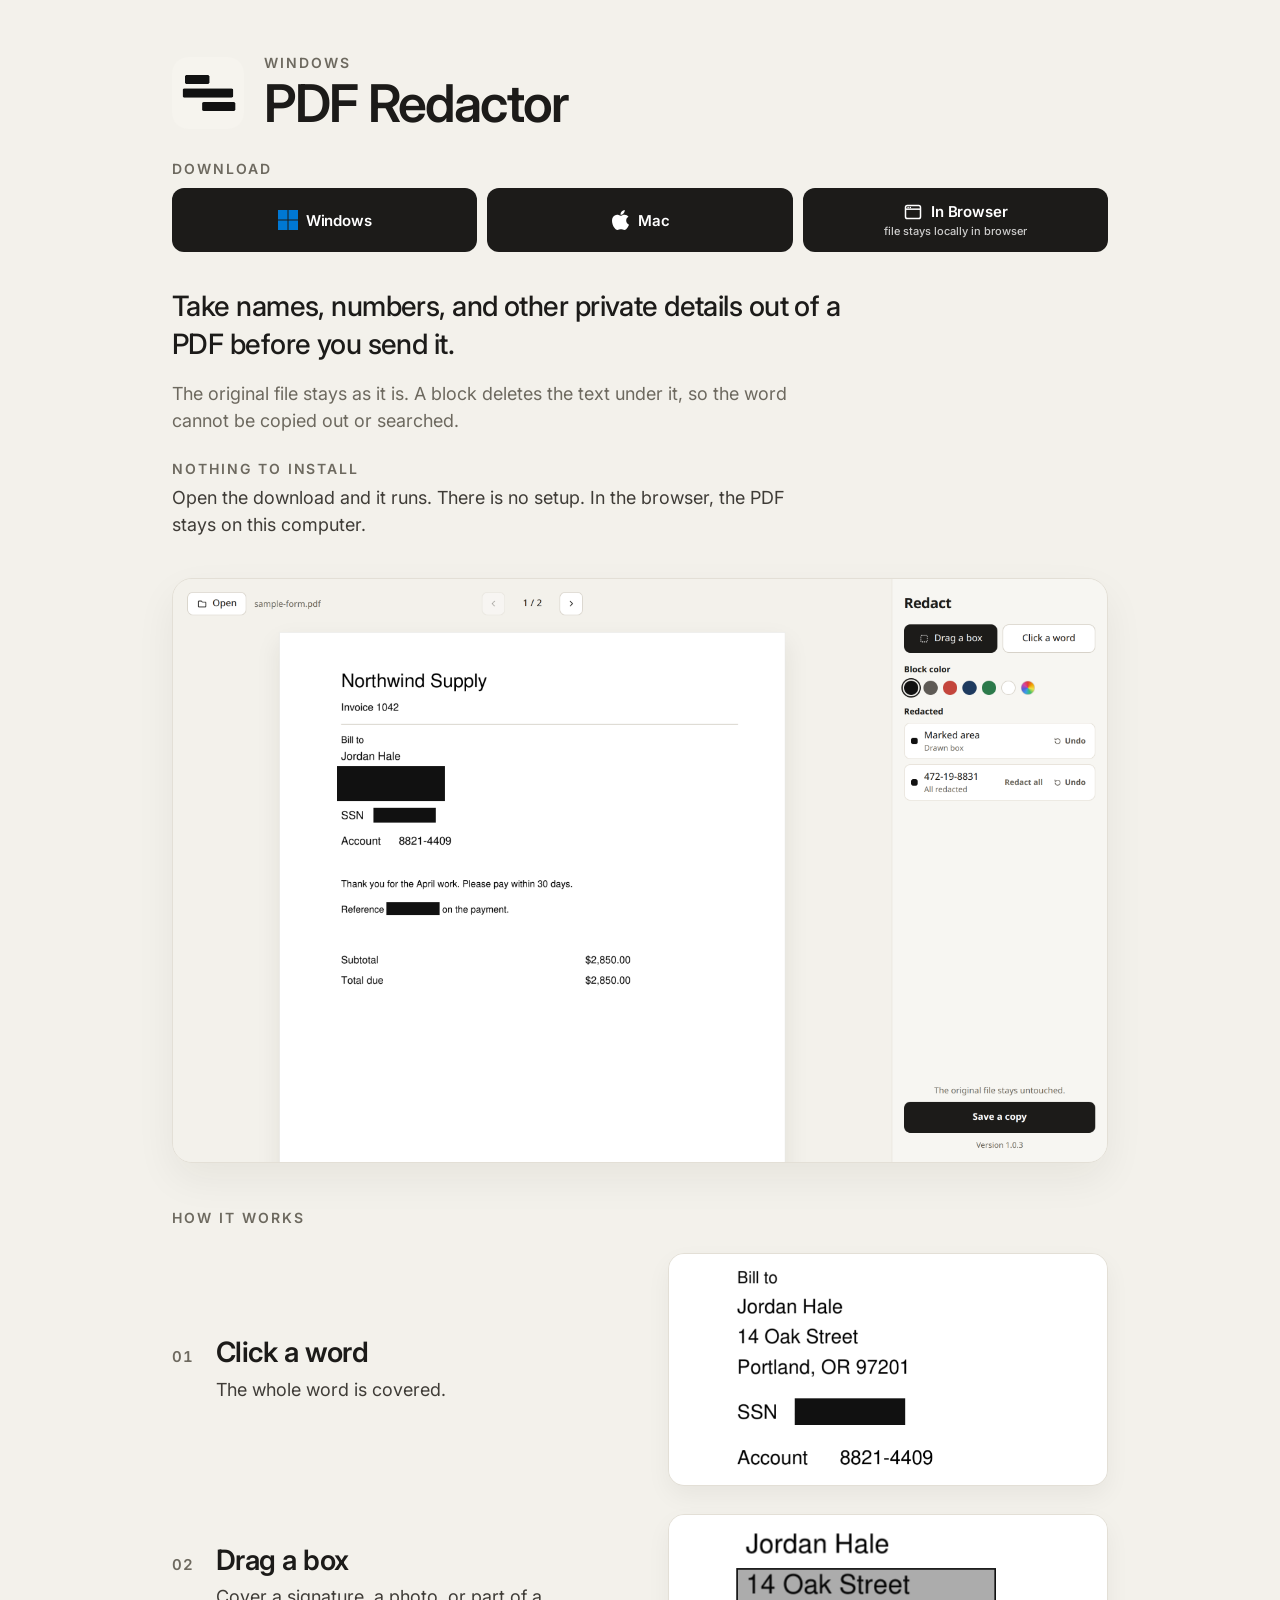
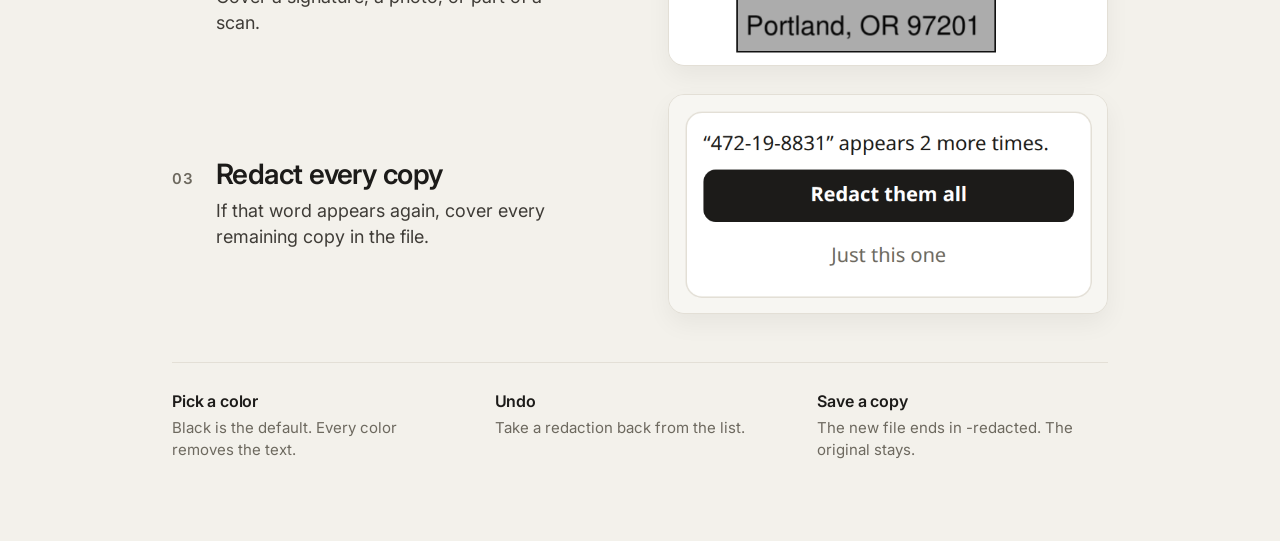
<file: docs/index.html>
<!DOCTYPE html>
<html lang="en">
<head>
  <meta charset="utf-8" />
  <meta name="viewport" content="width=device-width, initial-scale=1" />
  <title>PDF Redactor</title>
  <meta name="description" content="Take names, numbers, and other private details out of a PDF. Run PDF Redactor in the browser, or download it for Windows or Mac. Nothing to install." />
  <link rel="icon" href="images/icon.png" type="image/png" />
  <link rel="apple-touch-icon" href="images/home-icon.png" sizes="180x180" />
  <link rel="manifest" href="manifest.webmanifest" />
  <meta name="apple-mobile-web-app-capable" content="yes" />
  <meta name="mobile-web-app-capable" content="yes" />
  <meta name="apple-mobile-web-app-title" content="PDF Redactor" />
  <link rel="preconnect" href="https://fonts.googleapis.com" />
  <link rel="preconnect" href="https://fonts.gstatic.com" crossorigin />
  <link href="https://fonts.googleapis.com/css2?family=Inter:wght@400;500;600&display=swap" rel="stylesheet" />
  <style>
    * { box-sizing: border-box; margin: 0; padding: 0; }

    html, body {
      background: #f3f1eb;
      color: #1c1b19;
      font-family: Inter, "Segoe UI", sans-serif;
    }

    .page {
      max-width: 1080px;
      margin: 0 auto;
      padding: 28px 20px 64px;
    }

    .downloads-block { margin-top: 32px; }

    .downloads {
      display: grid;
      grid-template-columns: repeat(3, minmax(0, 1fr));
      gap: 10px;
      margin-top: 12px;
    }

    .dl {
      display: flex;
      align-items: center;
      justify-content: center;
      gap: 8px;
      min-height: 48px;
      padding: 12px 16px;
      border-radius: 12px;
      border: 1px solid transparent;
      font: inherit;
      font-size: 15px;
      font-weight: 600;
      letter-spacing: -0.01em;
      text-decoration: none;
      line-height: 1;
    }

    .dl .os-icon {
      width: 20px;
      height: 20px;
      flex: 0 0 auto;
      display: block;
      object-fit: contain;
    }

    .dl-browser {
      flex-direction: column;
      gap: 3px;
      min-height: 64px;
      line-height: 1.15;
      padding-top: 10px;
      padding-bottom: 10px;
    }

    .dl-browser .label {
      display: inline-flex;
      align-items: center;
      gap: 8px;
    }

    .dl-browser small {
      font-size: 11px;
      font-weight: 500;
      letter-spacing: 0;
      line-height: 1.25;
      text-align: center;
      color: rgba(255, 255, 255, 0.78);
    }

    a.dl:focus-visible {
      outline: 2px solid #1c1b19;
      outline-offset: 3px;
    }

    a.dl {
      background: #1c1b19;
      color: #fff;
    }

    a.dl:hover { background: #2c2b28; }

    .dl:disabled {
      background: #e6e2d8;
      color: #a39e93;
      cursor: default;
    }

    .mast {
      display: flex;
      align-items: center;
      gap: 20px;
    }

    .mast img {
      width: 72px;
      height: 72px;
      border-radius: 16px;
      display: block;
    }

    .kicker, .section-label {
      font-size: 14px;
      font-weight: 600;
      letter-spacing: 0.14em;
      text-transform: uppercase;
      color: #6d695f;
      line-height: 1;
    }

    h1 {
      margin-top: 8px;
      font-size: 52px;
      font-weight: 600;
      letter-spacing: -0.035em;
      line-height: 1;
    }

    .lede {
      margin-top: 36px;
      max-width: 720px;
      font-size: 28px;
      font-weight: 500;
      letter-spacing: -0.02em;
      line-height: 1.35;
    }

    .support {
      margin-top: 16px;
      max-width: 640px;
      font-size: 18px;
      line-height: 1.5;
      color: #6d695f;
    }

    .run { margin-top: 28px; }

    .run-copy {
      margin-top: 8px;
      max-width: 640px;
      font-size: 18px;
      line-height: 1.5;
      color: #3f3c37;
    }

    .hero {
      margin-top: 40px;
      width: 100%;
      display: block;
      border-radius: 20px;
      border: 1px solid #e3dfd6;
      box-shadow: 0 16px 40px rgba(28, 27, 25, 0.06);
    }

    .section { margin-top: 48px; }

    .step {
      margin-top: 28px;
      display: grid;
      grid-template-columns: minmax(0, 1fr) minmax(240px, 440px);
      column-gap: 36px;
      align-items: center;
    }

    .head {
      display: flex;
      align-items: baseline;
      gap: 16px;
    }

    .num {
      flex: 0 0 28px;
      font-size: 15px;
      font-weight: 600;
      letter-spacing: 0.04em;
      color: #6d695f;
      font-variant-numeric: tabular-nums;
    }

    .step h2 {
      font-size: 28px;
      font-weight: 600;
      letter-spacing: -0.02em;
      line-height: 1.15;
    }

    .step .copy > p {
      margin-top: 8px;
      margin-left: 44px;
      max-width: 340px;
      font-size: 18px;
      line-height: 1.45;
      color: #3f3c37;
    }

    .step img {
      width: 100%;
      height: auto;
      display: block;
      border-radius: 16px;
      border: 1px solid #e3dfd6;
      background: #fff;
      box-shadow: 0 10px 24px rgba(28, 27, 25, 0.05);
    }

    .facts {
      margin-top: 48px;
      padding-top: 28px;
      border-top: 1px solid #e3dfd6;
      display: grid;
      grid-template-columns: 1fr 1fr 1fr;
      column-gap: 32px;
    }

    .facts h3 {
      font-size: 16px;
      font-weight: 600;
      letter-spacing: -0.01em;
      line-height: 1.3;
    }

    .facts p {
      margin-top: 6px;
      font-size: 15px;
      line-height: 1.45;
      color: #6d695f;
    }

    @media (max-width: 800px) {
      h1 { font-size: 40px; }
      .lede { font-size: 24px; }
      .downloads { grid-template-columns: 1fr; }
      .step {
        grid-template-columns: 1fr;
        row-gap: 16px;
      }
      .facts {
        grid-template-columns: 1fr;
        row-gap: 22px;
      }
    }

    @media (min-width: 900px) {
      .page { padding: 56px 72px 80px; }
    }
  </style>
</head>
<body>
  <main class="page">
    <header class="mast">
      <img src="images/icon.png" alt="" />
      <div>
        <p class="kicker">Windows</p>
        <h1>PDF Redactor</h1>
      </div>
    </header>

    <section class="downloads-block">
      <h2 class="section-label">Download</h2>
      <nav class="downloads" aria-label="Download">
        <a class="dl" href="https://github.com/regenerous/pdf-redactor/releases/latest/download/PDFRedactor.exe">
          <img class="os-icon" src="images/windows.svg" alt="" />
          Windows
        </a>
        <a class="dl" href="https://github.com/regenerous/pdf-redactor/releases/latest/download/PDFRedactor-mac.zip">
          <img class="os-icon" src="images/apple.svg" alt="" />
          Mac
        </a>
        <a class="dl dl-browser" href="app/index.html">
          <span class="label">
            <img class="os-icon" src="images/browser.svg" alt="" />
            <span>In Browser</span>
          </span>
          <small>file stays locally in browser</small>
        </a>
      </nav>
    </section>

    <p class="lede">Take names, numbers, and other private details out of a PDF before you send it.</p>
    <p class="support">The original file stays as it is. A block deletes the text under it, so the word cannot be copied out or searched.</p>

    <div class="run">
      <p class="section-label">Nothing to install</p>
      <p class="run-copy">Open the download and it runs. There is no setup. In the browser, the PDF stays on this computer.</p>
    </div>

    <img class="hero" src="images/hero.png" alt="PDF Redactor open on an invoice. Black blocks cover an address, a social security number, and the same number in a reference line. The side panel lists each redaction." />

    <section class="section">
      <p class="section-label">How it works</p>

      <article class="step">
        <div class="copy">
          <div class="head">
            <p class="num">01</p>
            <h2>Click a word</h2>
          </div>
          <p>The whole word is covered.</p>
        </div>
        <img src="images/click.png" alt="An invoice address with the social security number covered by a black block." />
      </article>

      <article class="step">
        <div class="copy">
          <div class="head">
            <p class="num">02</p>
            <h2>Drag a box</h2>
          </div>
          <p>Cover a signature, a photo, or part of a scan.</p>
        </div>
        <img src="images/drag.png" alt="A box being dragged over a street address, with the name left visible above it." />
      </article>

      <article class="step">
        <div class="copy">
          <div class="head">
            <p class="num">03</p>
            <h2>Redact every copy</h2>
          </div>
          <p>If that word appears again, cover every remaining copy in the file.</p>
        </div>
        <img src="images/copies.png" alt="A prompt saying a number appears 2 more times, with a button to redact them all." />
      </article>
    </section>

    <section class="facts">
      <div>
        <h3>Pick a color</h3>
        <p>Black is the default. Every color removes the text.</p>
      </div>
      <div>
        <h3>Undo</h3>
        <p>Take a redaction back from the list.</p>
      </div>
      <div>
        <h3>Save a copy</h3>
        <p>The new file ends in -redacted. The original stays.</p>
      </div>
    </section>
  </main>
</body>
</html>
</file>
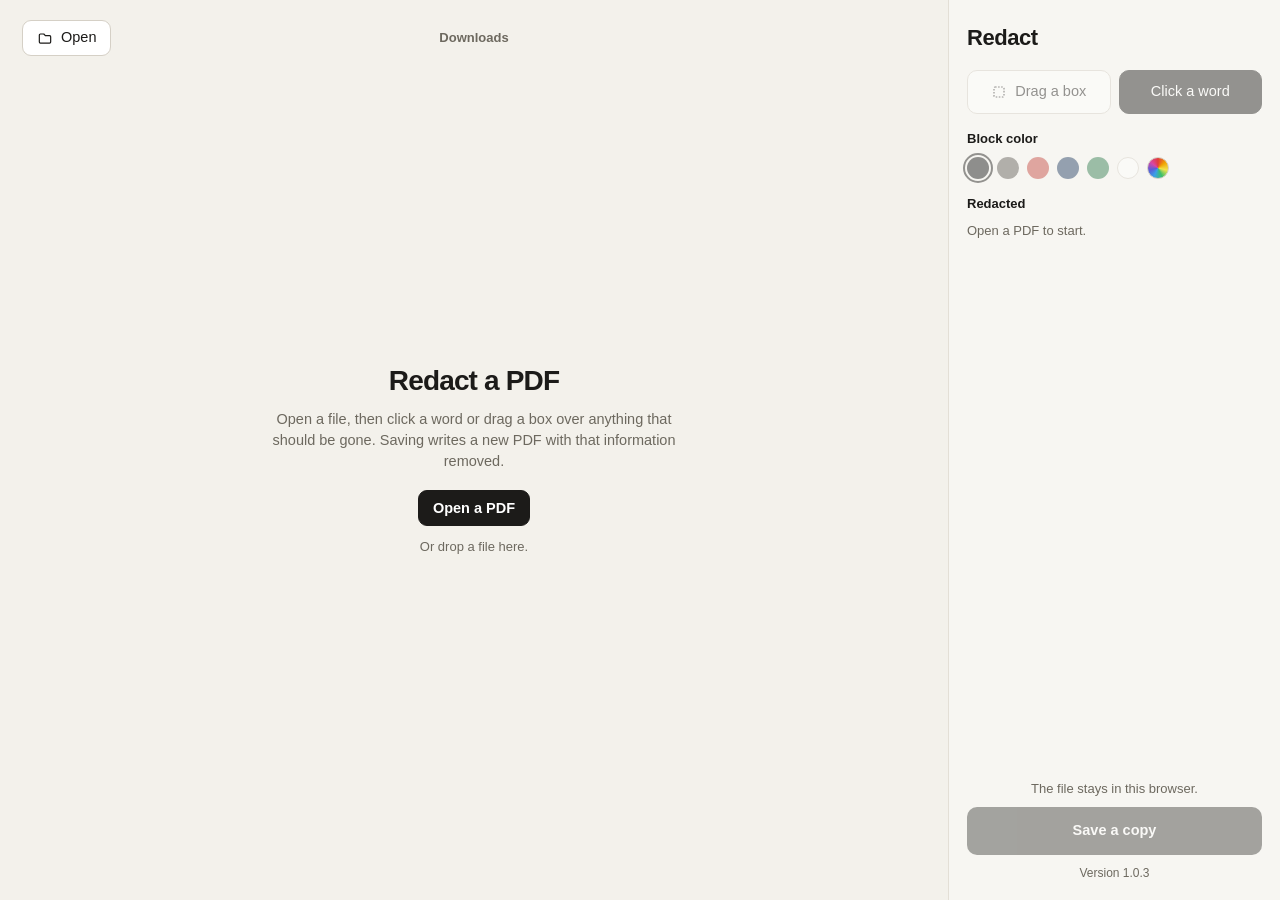
<file: docs/app/index.html>
<!DOCTYPE html>
<html lang="en">
<head>
  <meta charset="utf-8" />
  <meta name="viewport" content="width=device-width, initial-scale=1" />
  <title>PDF Redactor</title>
  <link rel="icon" href="../images/icon.png" type="image/png" />
  <link rel="apple-touch-icon" href="../images/home-icon.png" sizes="180x180" />
  <link rel="manifest" href="manifest.webmanifest" />
  <meta name="apple-mobile-web-app-capable" content="yes" />
  <meta name="mobile-web-app-capable" content="yes" />
  <meta name="apple-mobile-web-app-title" content="PDF Redactor" />
  <link rel="stylesheet" href="app.css" />
  <link rel="stylesheet" href="browser.css" />
</head>
<body>
  <h1 class="visually-hidden">PDF Redactor</h1>
  <div class="app">
    <section class="stage">
      <header class="topbar">
        <div class="topbar-left">
          <button type="button" class="open-button" id="open-button">
            <svg viewBox="0 0 24 24" aria-hidden="true">
              <path fill="none" stroke="currentColor" stroke-width="1.8" stroke-linejoin="round" d="M3.5 8.2V18a1.6 1.6 0 0 0 1.6 1.6h13.8A1.6 1.6 0 0 0 20.5 18V10a1.6 1.6 0 0 0-1.6-1.6h-6.4L10.2 6H5.1A1.6 1.6 0 0 0 3.5 7.6v.6z"/>
            </svg>
            Open
          </button>
          <p class="filename" id="filename" hidden></p>
        </div>
        <div class="pager" id="pager" hidden>
          <button type="button" id="prev" aria-label="Previous page">
            <svg viewBox="0 0 24 24" aria-hidden="true"><path fill="none" stroke="currentColor" stroke-width="1.8" stroke-linecap="round" stroke-linejoin="round" d="M14.5 6.5 9 12l5.5 5.5"/></svg>
          </button>
          <p id="page-label">1 / 1</p>
          <button type="button" id="next" aria-label="Next page">
            <svg viewBox="0 0 24 24" aria-hidden="true"><path fill="none" stroke="currentColor" stroke-width="1.8" stroke-linecap="round" stroke-linejoin="round" d="M9.5 6.5 15 12l-5.5 5.5"/></svg>
          </button>
        </div>
        <div class="topbar-balance"><a class="back-link" href="../index.html">Downloads</a></div>
      </header>
      <p class="stage-error" id="stage-error" role="alert" hidden></p>
      <div class="canvas" id="canvas">
        <div class="empty" id="empty">
          <p class="empty-title">Redact a PDF</p>
          <p class="empty-copy">Loading the redactor…</p>
          <button type="button" class="primary" id="empty-open">Open a PDF</button>
          <p class="drop-hint">Or drop a file here.</p>
        </div>
        <div class="paper-frame" id="paper-frame" hidden>
          <div class="paper" id="paper">
            <img id="page-image" alt="" />
            <div class="overlay" id="overlay"></div>
          </div>
        </div>
      </div>
    </section>
    <aside class="panel" id="panel">
      <h2>Redact</h2>
      <div class="modes" role="group" aria-label="How to redact">
        <button type="button" id="mode-drag" aria-pressed="false">
          <svg viewBox="0 0 24 24" aria-hidden="true">
            <rect x="4.5" y="4.5" width="15" height="15" rx="1.5" fill="none" stroke="currentColor" stroke-width="1.7" stroke-dasharray="2.4 2.2"/>
          </svg>
          Drag a box
        </button>
        <button type="button" id="mode-click" aria-pressed="true">Click a word</button>
      </div>
      <div class="prompt" id="prompt" hidden>
        <p id="prompt-text"></p>
        <button type="button" class="primary compact" id="prompt-all">Redact them all</button>
        <button type="button" class="quiet" id="prompt-one">Just this one</button>
      </div>
      <div class="field">
        <p class="label" id="color-label">Block color</p>
        <div class="swatches" role="radiogroup" aria-labelledby="color-label">
          <button type="button" class="swatch" data-color="#111111" data-name="Black" role="radio" aria-checked="true" aria-label="Black"></button>
          <button type="button" class="swatch" data-color="#5e5a55" data-name="Charcoal" role="radio" aria-checked="false" aria-label="Charcoal"></button>
          <button type="button" class="swatch" data-color="#c4453c" data-name="Red" role="radio" aria-checked="false" aria-label="Red"></button>
          <button type="button" class="swatch" data-color="#1e3a5f" data-name="Navy" role="radio" aria-checked="false" aria-label="Navy"></button>
          <button type="button" class="swatch" data-color="#2c7a4b" data-name="Green" role="radio" aria-checked="false" aria-label="Green"></button>
          <button type="button" class="swatch light" data-color="#ffffff" data-name="White" role="radio" aria-checked="false" aria-label="White"></button>
          <label class="custom" id="custom-wrap" title="Custom color">
            <input type="color" id="custom-color" value="#7a4e2d" aria-label="Custom color" />
          </label>
        </div>
      </div>
      <div class="lists">
        <div class="list-block">
          <div class="list-head">
            <h3>Redacted</h3>
          </div>
          <ul class="redaction-list" id="redacted"></ul>
        </div>
      </div>
      <div class="panel-footer">
        <p class="alert" id="alert" role="alert" hidden></p>
        <p class="assurance" id="assurance">The file stays in this browser.</p>
        <a id="download-link" class="download-link" hidden>Download the copy</a>
        <button type="button" class="save" id="save" disabled>Save a copy</button>
        <p class="version">Version 1.0.3</p>
      </div>
    </aside>
  </div>
  <input type="file" id="file-input" accept="application/pdf,.pdf" hidden />
  <div class="drop-veil" id="drop-veil" hidden>Drop the PDF to open it</div>
  <p id="live" class="visually-hidden" aria-live="polite"></p>
  <noscript><p class="noscript">PDF Redactor needs JavaScript turned on.</p></noscript>
  <script type="module" src="boot.js"></script>
</body>
</html>
</file>
<file: docs/app/app.css>
:root {
  --bg: #f3f1eb;
  --panel: #f7f6f2;
  --ink: #1c1b19;
  --muted: #6d695f;
  --line: #e3dfd6;
  --line-strong: #d5d0c6;
  --paper: #ffffff;
  --amber: rgba(244, 208, 96, 0.72);
  --danger: #8c2f2f;
  color-scheme: light;
}

* { box-sizing: border-box; }

[hidden] { display: none !important; }

html, body {
  height: 100%;
  margin: 0;
}

body {
  overflow: hidden;
  color: var(--ink);
  background: var(--bg);
  font-family: "Segoe UI", "Noto Sans", "Helvetica Neue", sans-serif;
  font-size: 14.5px;
  line-height: 1.45;
}

button, input { font: inherit; color: inherit; }

button { cursor: pointer; }

button:disabled { cursor: not-allowed; }

button:focus-visible,
input:focus-visible,
.custom:focus-within {
  outline: 2px solid var(--ink);
  outline-offset: 2px;
}

.visually-hidden {
  position: absolute;
  width: 1px;
  height: 1px;
  padding: 0;
  margin: -1px;
  overflow: hidden;
  clip: rect(0, 0, 0, 0);
  white-space: nowrap;
  border: 0;
}

.app {
  height: 100%;
  min-height: 0;
  display: grid;
  grid-template-columns: minmax(0, 1fr) 332px;
}

.stage {
  min-width: 0;
  min-height: 0;
  display: flex;
  flex-direction: column;
}

.topbar {
  display: grid;
  grid-template-columns: minmax(0, 1fr) auto minmax(0, 1fr);
  align-items: center;
  gap: 12px;
  padding: 16px 22px 0;
  min-height: 60px;
}

.topbar-left {
  display: flex;
  align-items: center;
  gap: 12px;
  min-width: 0;
}

.open-button,
.pager button,
.primary {
  background: var(--paper);
  border: 1px solid var(--line-strong);
  border-radius: 9px;
}

.open-button,
.primary {
  height: 36px;
  padding: 0 14px;
  display: inline-flex;
  align-items: center;
  justify-content: center;
  gap: 8px;
}

.open-button svg,
.pager button svg,
.modes button svg {
  width: 16px;
  height: 16px;
  display: block;
}

.open-button:hover,
.pager button:hover,
.quiet:hover {
  background: #fbfaf7;
}

.filename {
  margin: 0;
  min-width: 0;
  color: var(--muted);
  font-size: 13px;
  overflow: hidden;
  text-overflow: ellipsis;
  white-space: nowrap;
}

.pager {
  display: flex;
  align-items: center;
  gap: 6px;
}

.pager p {
  margin: 0;
  min-width: 72px;
  text-align: center;
  font-variant-numeric: tabular-nums;
}

.pager button {
  width: 36px;
  height: 36px;
  padding: 0;
  display: grid;
  place-items: center;
}

.pager button:disabled { opacity: 0.35; }

.stage-error {
  margin: 10px 22px 0;
  color: var(--danger);
}

.canvas {
  flex: 1;
  min-height: 0;
  overflow: auto;
  display: flex;
  justify-content: center;
  align-items: flex-start;
  padding: 22px 28px 40px;
}

.empty {
  margin: auto;
  max-width: 420px;
  text-align: center;
  padding: 24px 8px 48px;
}

.empty-title {
  margin: 0 0 8px;
  font-size: 28px;
  font-weight: 600;
  letter-spacing: -0.03em;
}

.empty-copy, .drop-hint, .assurance, .empty-row {
  color: var(--muted);
}

.empty-copy {
  margin: 0 0 18px;
}

.drop-hint {
  margin: 12px 0 0;
  font-size: 13px;
}

.primary {
  background: var(--ink);
  color: white;
  border-color: var(--ink);
  font-weight: 600;
}

.primary:hover { background: #000; }

.paper-frame { width: min(100%, 780px); }

.paper {
  position: relative;
  width: 100%;
  background: var(--paper);
  aspect-ratio: 8.5 / 11;
  border: 1px solid rgba(40, 32, 16, 0.08);
  box-shadow: 0 1px 1px rgba(40, 32, 16, 0.04), 0 16px 36px rgba(40, 32, 16, 0.08);
}

.paper img {
  position: absolute;
  inset: 0;
  width: 100%;
  height: 100%;
  user-select: none;
  -webkit-user-drag: none;
}

.overlay { position: absolute; inset: 0; }

.overlay.mode-drag { cursor: crosshair; }

.hover-word, .band, .block {
  position: absolute;
  pointer-events: none;
}

.hover-word {
  background: var(--amber);
  border-radius: 2px;
}

.block.light-block {
  box-shadow: inset 0 0 0 1px rgba(28, 27, 25, 0.28);
}

.panel {
  min-height: 0;
  display: flex;
  flex-direction: column;
  gap: 16px;
  padding: 22px 18px 18px;
  background: var(--panel);
  border-left: 1px solid var(--line);
}

.panel h2 {
  margin: 0;
  font-size: 22px;
  font-weight: 600;
  letter-spacing: -0.02em;
}

.modes {
  display: grid;
  grid-template-columns: 1fr 1fr;
  gap: 8px;
}

.modes button {
  height: 44px;
  border-radius: 10px;
  border: 1px solid var(--line-strong);
  background: var(--paper);
  display: inline-flex;
  align-items: center;
  justify-content: center;
  gap: 8px;
  padding: 0 10px;
}

.modes button[aria-pressed="true"] {
  background: var(--ink);
  color: white;
  border-color: var(--ink);
}

.modes button:disabled { opacity: 0.45; }

.prompt {
  background: var(--paper);
  border: 1px solid var(--line);
  border-radius: 12px;
  padding: 12px;
  display: grid;
  gap: 8px;
}

.prompt p { margin: 0; }

.primary.compact { width: 100%; height: 38px; }

.quiet {
  height: 34px;
  border: 0;
  background: transparent;
  color: var(--muted);
  border-radius: 8px;
}

.field { display: grid; gap: 8px; }

.label, .list-head h3 {
  margin: 0;
  font-size: 13px;
  font-weight: 600;
}

.swatches {
  display: flex;
  align-items: center;
  gap: 8px;
  flex-wrap: wrap;
}

.swatch {
  width: 22px;
  height: 22px;
  border-radius: 50%;
  border: 1px solid transparent;
  padding: 0;
}

.swatch[data-color="#111111"] { background: #111111; }
.swatch[data-color="#5e5a55"] { background: #5e5a55; }
.swatch[data-color="#c4453c"] { background: #c4453c; }
.swatch[data-color="#1e3a5f"] { background: #1e3a5f; }
.swatch[data-color="#2c7a4b"] { background: #2c7a4b; }
.swatch[data-color="#ffffff"] { background: #ffffff; border-color: var(--line-strong); }

.swatch[aria-checked="true"],
.custom.is-selected {
  outline: 2px solid var(--ink);
  outline-offset: 2px;
}

.swatch:disabled { opacity: 0.45; }

.custom {
  position: relative;
  width: 22px;
  height: 22px;
  border-radius: 50%;
  overflow: hidden;
  border: 1px solid var(--line-strong);
  background: conic-gradient(
    #e23b3b,
    #f0a202,
    #f2e34c,
    #3cbf6a,
    #3aa0e8,
    #5b5bd6,
    #d946a6,
    #e23b3b
  );
}

.custom input {
  position: absolute;
  inset: 0;
  width: 100%;
  height: 100%;
  margin: 0;
  border: 0;
  padding: 0;
  opacity: 0;
  cursor: pointer;
}

.custom input:disabled { cursor: not-allowed; }

.lists {
  min-height: 0;
  flex: 1;
  display: flex;
  flex-direction: column;
  gap: 16px;
}

.list-block {
  min-height: 0;
  flex: 1;
  display: flex;
  flex-direction: column;
  gap: 8px;
}

#redacted {
  flex: 1;
  max-height: none;
}

.row-actions {
  margin-left: auto;
  display: flex;
  align-items: center;
  gap: 2px;
  flex: 0 0 auto;
}

.string-copy {
  min-width: 0;
  flex: 1;
  display: grid;
}

.string-meta {
  color: var(--muted);
  font-size: 12px;
}

.string-action {
  border: 0;
  border-radius: 8px;
  background: var(--ink);
  color: white;
  padding: 6px 8px;
  font-size: 12px;
  font-weight: 600;
  flex: 0 0 auto;
}

.string-action:hover:not(:disabled) { background: #000; }

.string-action:disabled {
  background: transparent;
  color: var(--muted);
  cursor: default;
}

.list-head { display: grid; gap: 2px; }

.empty-row { margin: 0; font-size: 13px; }

.redaction-list {
  list-style: none;
  margin: 0;
  padding: 0;
  overflow: auto;
  display: flex;
  flex-direction: column;
  gap: 8px;
  min-height: 0;
}

.redaction-list .item {
  display: flex;
  align-items: center;
  gap: 10px;
  background: var(--paper);
  border: 1px solid #e6e1d8;
  border-radius: 10px;
  padding: 8px 8px 8px 10px;
}

.chip {
  width: 10px;
  height: 10px;
  border-radius: 3px;
  flex: 0 0 auto;
}

.chip.light-chip { box-shadow: inset 0 0 0 1px var(--line-strong); }

.item-label {
  min-width: 0;
  overflow: hidden;
  text-overflow: ellipsis;
  white-space: nowrap;
}

.undo {
  border: 0;
  background: transparent;
  color: #5c574f;
  display: inline-flex;
  align-items: center;
  gap: 4px;
  border-radius: 8px;
  padding: 6px;
  font-size: 12px;
  font-weight: 600;
  flex: 0 0 auto;
}

.undo svg { width: 14px; height: 14px; display: block; }

.undo:hover { background: var(--bg); color: var(--ink); }

.panel-footer { display: grid; gap: 8px; }

.alert {
  margin: 0;
  color: var(--danger);
  font-size: 13px;
}

.assurance {
  margin: 0;
  text-align: center;
  font-size: 13px;
}

.download-link {
  text-align: center;
  color: var(--ink);
  font-size: 13px;
  font-weight: 600;
}

.version {
  margin: 2px 0 0;
  text-align: center;
  color: var(--muted);
  font-size: 12px;
  font-variant-numeric: tabular-nums;
}

.save {
  height: 48px;
  width: 100%;
  border: 0;
  border-radius: 10px;
  background: var(--ink);
  color: white;
  font-weight: 600;
}

.save:hover:not(:disabled) { background: #000; }

.save:disabled { opacity: 0.38; }

.drop-veil {
  position: fixed;
  inset: 16px;
  z-index: 5;
  border: 2px dashed var(--ink);
  border-radius: 16px;
  background: rgba(243, 241, 235, 0.94);
  display: grid;
  place-items: center;
  font-size: 22px;
  font-weight: 600;
}

.noscript {
  position: fixed;
  inset: auto 16px 16px 16px;
  margin: 0;
  padding: 12px 14px;
  background: white;
  border: 1px solid var(--line);
  border-radius: 10px;
}

@media (max-width: 860px) {
  body { overflow: auto; }

  .app {
    height: auto;
    min-height: 100%;
    grid-template-columns: 1fr;
  }

  .stage { min-height: 70vh; }

  .panel {
    border-left: 0;
    border-top: 1px solid var(--line);
    max-height: none;
  }

  .canvas { min-height: 60vh; }
}

@media (prefers-reduced-motion: reduce) {
  .paper img { transition: none; }
}
</file>
<file: docs/app/browser.css>
.topbar-balance {
  display: flex;
  justify-content: flex-end;
  min-width: 0;
}

.back-link {
  color: var(--muted);
  font-size: 13px;
  font-weight: 600;
  text-decoration: none;
  white-space: nowrap;
}

.back-link:hover { color: var(--ink); }

.back-link:focus-visible {
  outline: 2px solid var(--ink);
  outline-offset: 2px;
}
</file>
